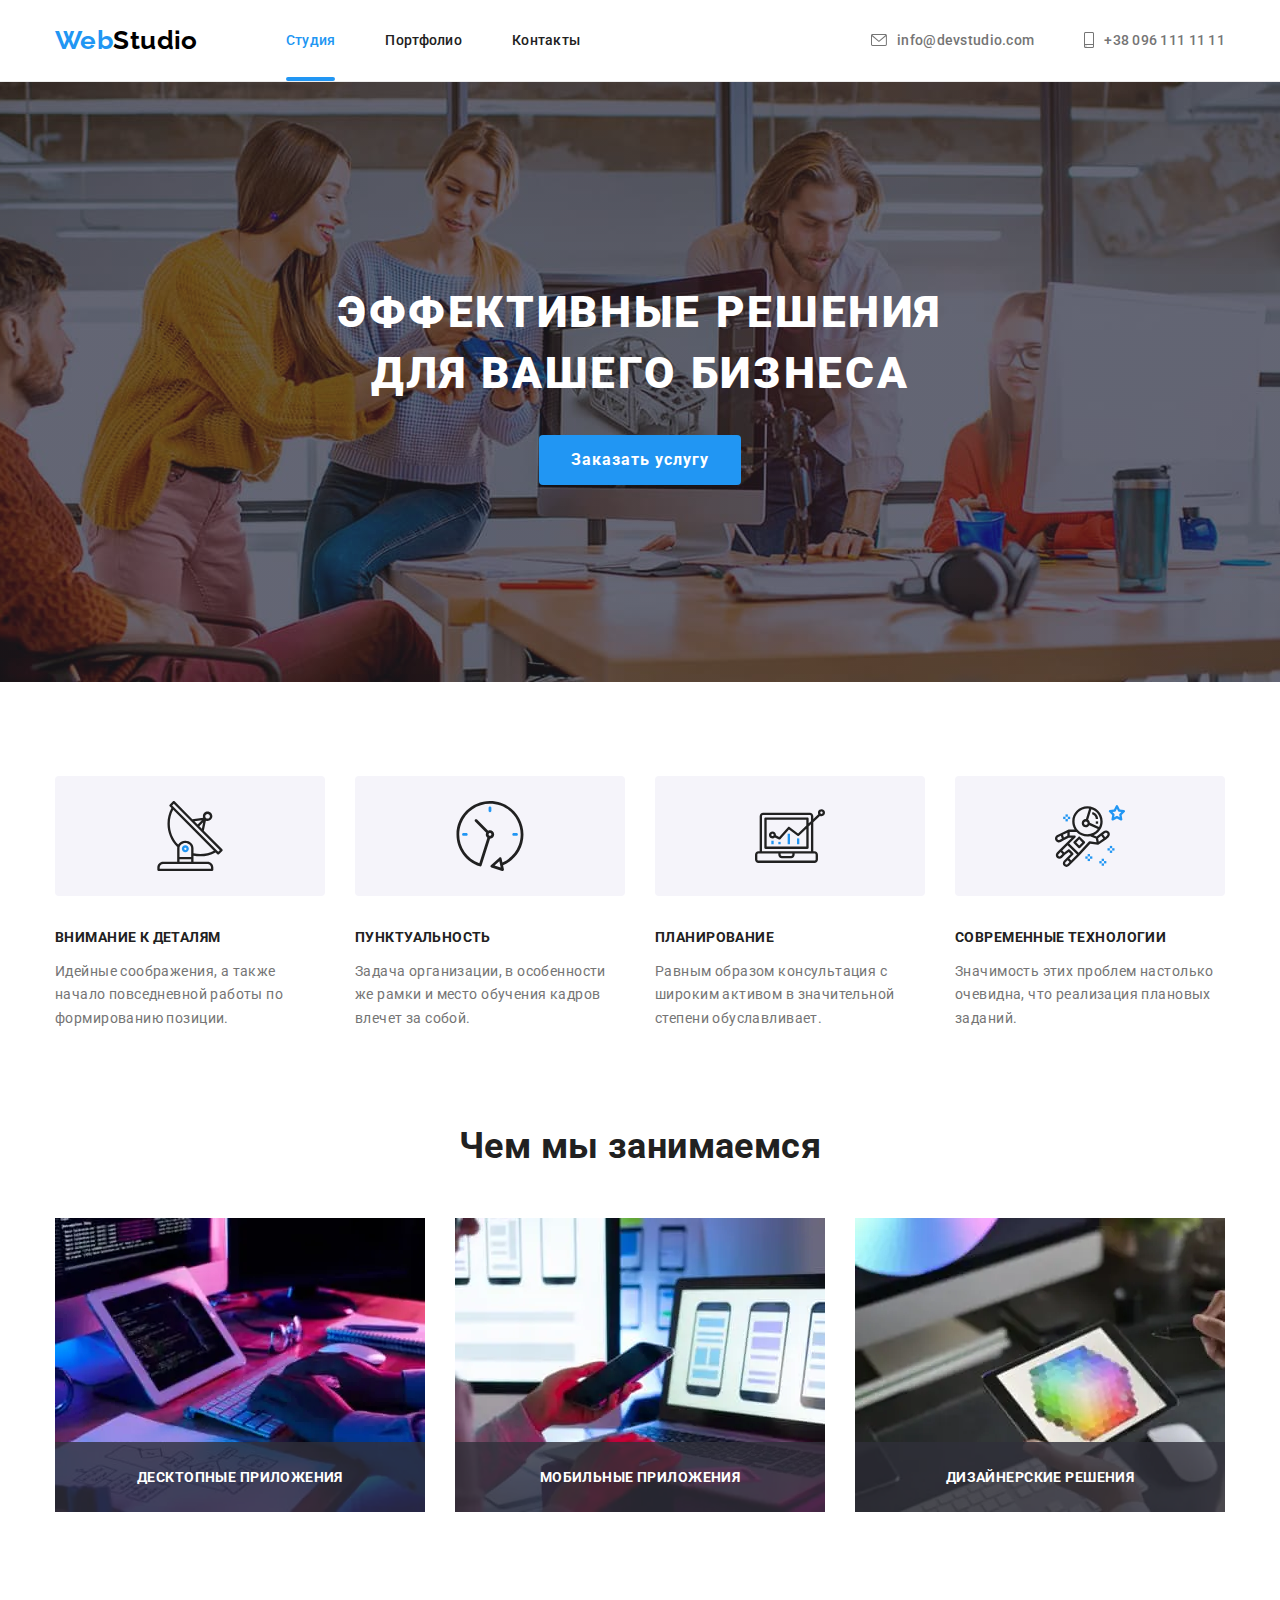
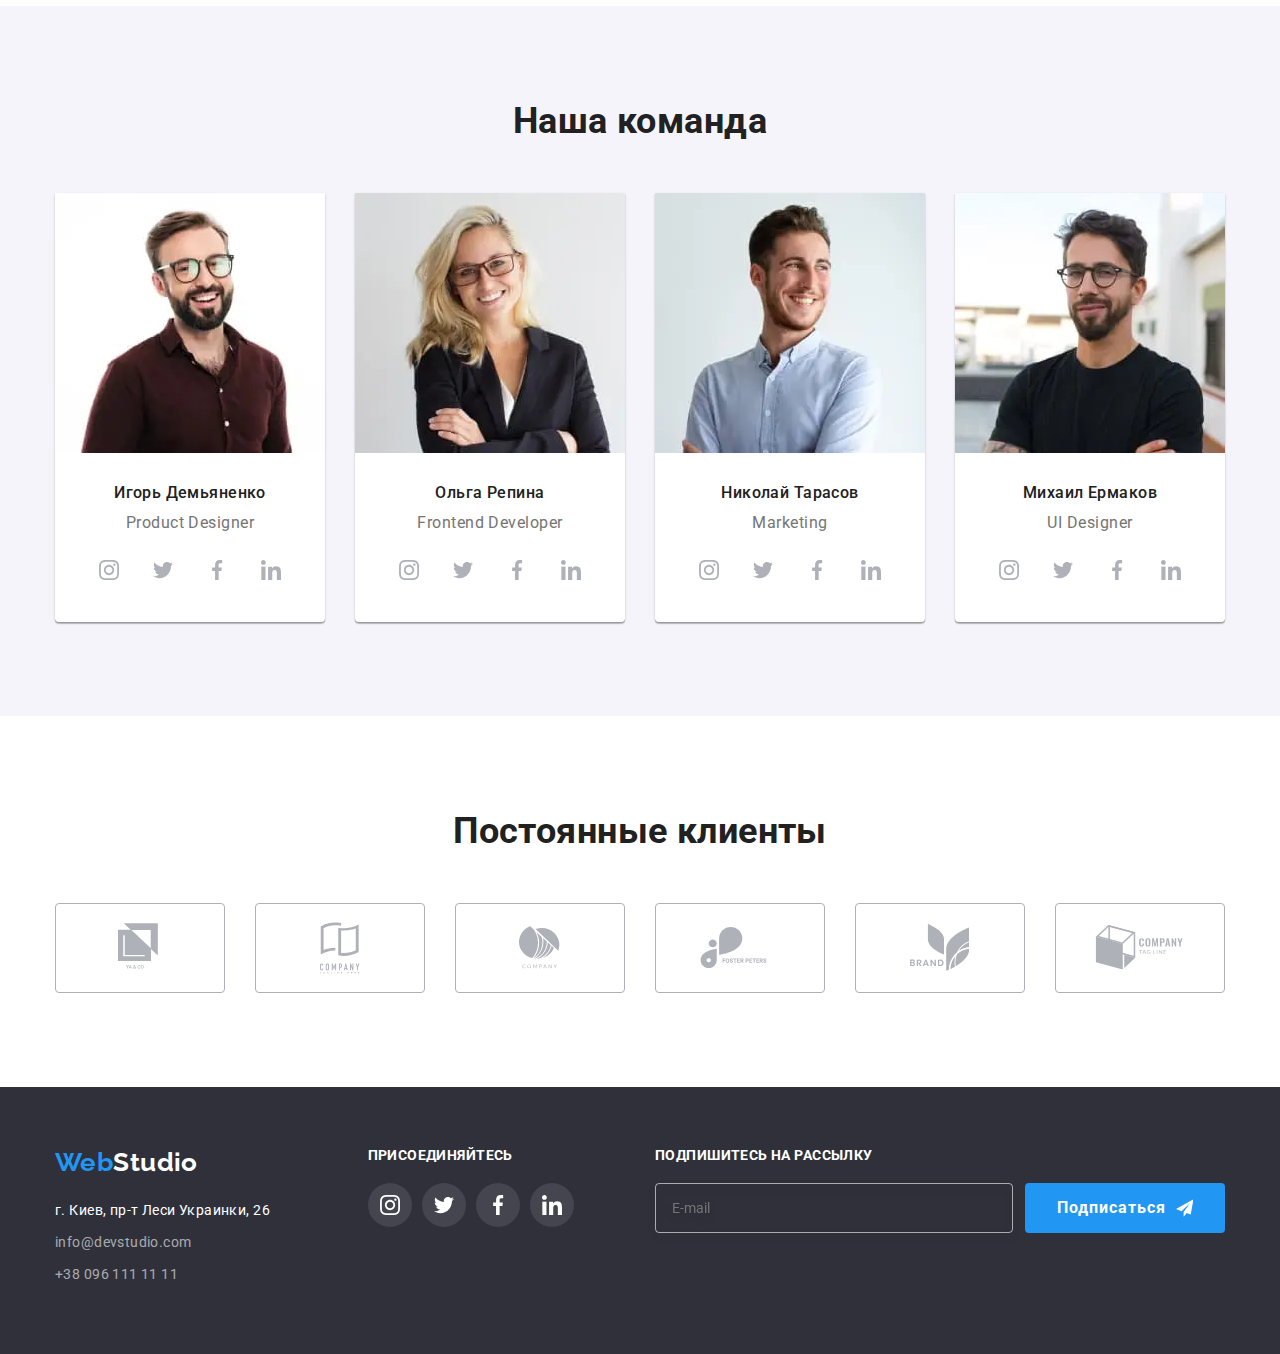
<file: index.html>
<!DOCTYPE html>
<html lang="ru">
  <head>
    <meta charset="UTF-8" />
    <meta name="viewport" content="width=device-width, initial-scale=1.0" />
    <title>Веб Студия</title>
    <link
      rel="stylesheet"
      href="https://cdnjs.cloudflare.com/ajax/libs/modern-normalize/1.0.0/modern-normalize.min.css"
    />
    <link rel="preconnect" href="https://fonts.gstatic.com" />
    <link
      href="https://fonts.googleapis.com/css2?family=Raleway:wght@700&family=Roboto:wght@400;500;700;900&display=swap"
      rel="stylesheet"
    />
    <link rel="stylesheet" href="./css/main.min.css" />
  </head>

  <body>
    <header class="page-header">
      <div class="container">
        <!-- WebStudio text -->
        <a href="./index.html" class="logo link" lang="en"
          >Web<span class="header-studio">Studio</span></a
        >
        <!-- menu mobile -->
        <button
          class="toggler-button"
          data-menu-button
          aria-label="Переключение мобильного меню"
          data-menu-open
        >
          <svg class="nav-icon">
            <use
              class="button-burger"
              href="./images/sprite.svg#menu-icon"
            ></use>
          </svg>
        </button>

        <div class="nav-block" data-menu>
          <button
            class="toggler-button"
            data-menu-button
            aria-label="Переключение мобильного меню"
            data-menu-close
          >
            <svg class="nav-icon">
              <use
                class="cross-button"
                href="./images/sprite.svg#cross-icon"
              ></use>
            </svg>
          </button>
          <!-- navigation list -->
          <nav class="site-nav">
            <ul class="list nav-list">
              <li class="nav-list-item">
                <a href="#" class="current-link link">Студия</a>
              </li>

              <li class="nav-list-item">
                <a href="./portfolio.html" class="nav-link link">Портфолио</a>
              </li>

              <li class="nav-list-item">
                <a href="#" class="nav-link link">Контакты</a>
              </li>
            </ul>
          </nav>
          <!-- contacts -->
          <ul class="list list-contacts">
            <li>
              <a
                href="mailto:info@devstudio.com"
                class="contacts-link link"
                target="_blank"
                lang="en"
              >
                <svg class="contacts-logo" width="16" height="12">
                  <use href="./images/sprite.svg#icon-envelope"></use>
                </svg>
                info@devstudio.com
              </a>
            </li>

            <li>
              <a href="tel:+380961111111" class="contacts-link link">
                <svg class="contacts-logo" width="10" height="16">
                  <use href="./images/sprite.svg#icon-smartphone"></use>
                </svg>
                +38 096 111 11 11
              </a>
            </li>
          </ul>

          <ul class="socials">
            <li><a href="#">Instagram</a></li>
            <li><a href="#">Twitter</a></li>
            <li><a href="#">Facebook</a></li>
            <li><a href="#">Linkedin</a></li>
          </ul>
        </div>
      </div>
    </header>

    <!-- hero -->
    <main>
      <section class="hero">
        <div class="container">
          <div class="hero-content">
            <!-- title -->
            <div class="hero-text">
              <h1 class="main-title">Эффективные решения для вашего бизнеса</h1>
            </div>
            <!-- order service -->
            <button type="button" class="hero-button button" data-modal-open>
              Заказать услугу
            </button>
          </div>
        </div>
      </section>

      <!-- task of the organization -->
      <section class="section-features">
        <div class="container">
          <h2 class="hidden-title">Наши особенности</h2>
          <ul class="list features-list">
            <li class="features-item">
              <div class="features-icons">
                <svg width="70" height="70">
                  <use href="./images/sprite.svg#icon-antenna"></use>
                </svg>
              </div>
              <h3 class="features-title">Внимание к деталям</h3>
              <p class="features-text">
                Идейные соображения, а также начало повседневной работы по
                формированию позиции.
              </p>
            </li>

            <li class="features-item clock">
              <div class="features-icons">
                <svg width="70" height="70">
                  <use href="./images/sprite.svg#icon-clock"></use>
                </svg>
              </div>
              <h3 class="features-title">Пунктуальность</h3>
              <p class="features-text">
                Задача организации, в особенности же рамки и место обучения
                кадров влечет за собой.
              </p>
            </li>

            <li class="features-item diagram">
              <div class="features-icons">
                <svg width="70" height="70">
                  <use href="./images/sprite.svg#icon-diagram"></use>
                </svg>
              </div>
              <h3 class="features-title">Планирование</h3>
              <p class="features-text">
                Равным образом консультация с широким активом в значительной
                степени обуславливает.
              </p>
            </li>

            <li class="features-item astronaut">
              <div class="features-icons">
                <svg width="70" height="70">
                  <use href="./images/sprite.svg#icon-astronaut"></use>
                </svg>
              </div>
              <h3 class="features-title">Современные технологии</h3>
              <p class="features-text">
                Значимость этих проблем настолько очевидна, что реализация
                плановых заданий.
              </p>
            </li>
          </ul>
        </div>
      </section>

      <!-- about us -->
      <section class="about-us">
        <div class="container">
          <h2 class="section-title">Чем мы занимаемся</h2>
          <!-- about us images-->
          <ul class="list about-us-list">
            <li>
              <div class="what-we-doing">
                <picture>
                  <source
                    srcset="
                      ./images/about/about-img-1.webp    1x,
                      ./images/about/about-img-1@2x.webp 2x
                    "
                    media="(min-width: 1200px)"
                    type="image/webp"
                  />
                  <source
                    srcset="
                      ./images/about/about-img-1.jpg    1x,
                      ./images/about/about-img-1@2x.jpg 2x
                    "
                    media="(min-width: 1200px)"
                  />
                  <img
                    class="about-image"
                    src="./images/about/about-img-1.jpg"
                    alt="Человек печатает на клавиатуре"
                  />
                </picture>
                <div class="overflow-container">
                  <p class="overflow-text">десктопные приложения</p>
                </div>
              </div>
            </li>
            <li>
              <div class="what-we-doing">
                <picture>
                  <source
                    srcset="
                      ./images/about/about-img-2.webp    1x,
                      ./images/about/about-img-2@2x.webp 2x
                    "
                    media="(min-width: 1200px)"
                    type="image/webp"
                  />
                  <source
                    srcset="
                      ./images/about/about-img-2.jpg    1x,
                      ./images/about/about-img-2@2x.jpg 2x
                    "
                    media="(min-width: 1200px)"
                  />
                  <img
                    class="about-image"
                    src="./images/about/about-img-2.jpg"
                    alt="Человек держит мобильный телефон"
                  />
                </picture>
                <div class="overflow-container">
                  <p class="overflow-text">мобильные приложения</p>
                </div>
              </div>
            </li>
            <li>
              <div class="what-we-doing">
                <picture>
                  <source
                    srcset="
                      ./images/about/about-img-3.webp    1x,
                      ./images/about/about-img-3@2x.webp 2x
                    "
                    media="(min-width: 1200px)"
                    type="image/webp"
                  />
                  <source
                    srcset="
                      ./images/about/about-img-3.jpg    1x,
                      ./images/about/about-img-3@2x.jpg 2x
                    "
                    media="(min-width: 1200px)"
                  />
                  <img
                    class="about-image"
                    src="./images/about/about-img-3.jpg"
                    alt="Человек рисует на планшете"
                  />
                </picture>
                <div class="overflow-container">
                  <p class="overflow-text">дизайнерские решения</p>
                </div>
              </div>
            </li>
          </ul>
        </div>
      </section>

      <!-- our team -->
      <section class="our-team">
        <div class="container">
          <h2 class="section-title">Наша команда</h2>
          <!-- our team photos -->
          <ul class="list team-list">
            <li class="team-item">
              <picture>
                <source
                  srcset="
                    ./images/our-team/team-card-1.webp    1x,
                    ./images/our-team/team-card-1@2x.webp 2x
                  "
                  media="(min-width: 1200px)"
                  type="image/webp"
                />
                <source
                  srcset="
                    ./images/our-team/team-card-1.jpg    1x,
                    ./images/our-team/team-card-1@2x.jpg 2x
                  "
                  media="(min-width: 1200px)"
                />

                <source
                  srcset="
                    ./images/our-team/team-tablet-1.webp    1x,
                    ./images/our-team/team-tablet-1@2x.webp 2x
                  "
                  media="(min-width: 768px)"
                  type="image/webp"
                />
                <source
                  srcset="
                    ./images/our-team/team-tablet-1.jpg    1x,
                    ./images/our-team/team-tablet-1@2x.jpg 2x
                  "
                  media="(min-width: 768px)"
                />

                <source
                  srcset="
                    ./images/our-team/team-mobile-1.webp    1x,
                    ./images/our-team/team-mobile-1@2x.webp 2x
                  "
                  media="(min-width: 320px)"
                  type="image/webp"
                />
                <source
                  srcset="
                    ./images/our-team/team-mobile-1.jpg    1x,
                    ./images/our-team/team-mobile-1@2x.jpg 2x
                  "
                  media="(min-width: 320px)"
                />
                <img
                  class="team-img"
                  src="./images/our-team/team-card-1.jpg"
                  alt="Игорь Демьяненко"
                />
              </picture>

              <div class="team-card">
                <h3 class="team-name">Игорь Демьяненко</h3>
                <p class="team-position" lang="en">Product Designer</p>
                <ul class="social-list list">
                  <li class="social-item">
                    <a href="#" class="social-link">
                      <svg
                        class="social-icon"
                        width="20"
                        height="20"
                        aria-label="социальная сеть instagram"
                      >
                        <use href="./images/sprite.svg#icon-instagram"></use>
                      </svg>
                    </a>
                  </li>
                  <li class="social-item">
                    <a href="#" class="social-link">
                      <svg
                        class="social-icon"
                        width="20"
                        height="20"
                        aria-label="социальная сеть twitter"
                      >
                        <use href="./images/sprite.svg#icon-twitter"></use>
                      </svg>
                    </a>
                  </li>
                  <li class="social-item">
                    <a href="#" class="social-link">
                      <svg
                        class="social-icon"
                        width="20"
                        height="20"
                        aria-label="социальная сеть facebook"
                      >
                        <use href="./images/sprite.svg#icon-facebook"></use>
                      </svg>
                    </a>
                  </li>
                  <li class="social-item">
                    <a href="#" class="social-link">
                      <svg
                        class="social-icon"
                        width="20"
                        height="20"
                        aria-label="социальная сеть linkedin"
                      >
                        <use href="./images/sprite.svg#icon-linkedin"></use>
                      </svg>
                    </a>
                  </li>
                </ul>
              </div>
            </li>

            <li class="team-item">
              <picture>
                <source
                  srcset="
                    ./images/our-team/team-card-2.webp    1x,
                    ./images/our-team/team-card-2@2x.webp 2x
                  "
                  media="(min-width: 1200px)"
                  type="image/webp"
                />
                <source
                  srcset="
                    ./images/our-team/team-card-2.jpg    1x,
                    ./images/our-team/team-card-2@2x.jpg 2x
                  "
                  media="(min-width: 1200px)"
                />

                <source
                  srcset="
                    ./images/our-team/team-tablet-2.webp    1x,
                    ./images/our-team/team-tablet-2@2x.webp 2x
                  "
                  media="(min-width: 768px)"
                  type="image/webp"
                />
                <source
                  srcset="
                    ./images/our-team/team-tablet-2.jpg    1x,
                    ./images/our-team/team-tablet-2@2x.jpg 2x
                  "
                  media="(min-width: 768px)"
                />

                <source
                  srcset="
                    ./images/our-team/team-mobile-2.webp    1x,
                    ./images/our-team/team-mobile-2@2x.webp 2x
                  "
                  media="(min-width: 320px)"
                  type="image/webp"
                />
                <source
                  srcset="
                    ./images/our-team/team-mobile-2.jpg    1x,
                    ./images/our-team/team-mobile-2@2x.jpg 2x
                  "
                  media="(min-width: 320px)"
                />
                <img
                  class="team-img"
                  src="./images/our-team/team-card-2.jpg"
                  alt="Ольга Репина"
                />
              </picture>

              <div class="team-card">
                <h3 class="team-name">Ольга Репина</h3>
                <p class="team-position" lang="en">Frontend Developer</p>
                <ul class="social-list list">
                  <li class="social-item">
                    <a href="#" class="social-link">
                      <svg
                        class="social-icon"
                        width="20"
                        height="20"
                        aria-label="социальная сеть instagram"
                      >
                        <use href="./images/sprite.svg#icon-instagram"></use>
                      </svg>
                    </a>
                  </li>
                  <li class="social-item">
                    <a href="#" class="social-link">
                      <svg
                        class="social-icon"
                        width="20"
                        height="20"
                        aria-label="социальная сеть twitter"
                      >
                        <use href="./images/sprite.svg#icon-twitter"></use>
                      </svg>
                    </a>
                  </li>
                  <li class="social-item">
                    <a href="#" class="social-link">
                      <svg
                        class="social-icon"
                        width="20"
                        height="20"
                        aria-label="социальная сеть facebook"
                      >
                        <use href="./images/sprite.svg#icon-facebook"></use>
                      </svg>
                    </a>
                  </li>
                  <li class="social-item">
                    <a href="#" class="social-link">
                      <svg
                        class="social-icon"
                        width="20"
                        height="20"
                        aria-label="социальная сеть linkedin"
                      >
                        <use href="./images/sprite.svg#icon-linkedin"></use>
                      </svg>
                    </a>
                  </li>
                </ul>
              </div>
            </li>

            <li class="team-item">
              <picture>
                <source
                  srcset="
                    ./images/our-team/team-card-3.webp    1x,
                    ./images/our-team/team-card-3@2x.webp 2x
                  "
                  media="(min-width: 1200px)"
                  type="image/webp"
                />
                <source
                  srcset="
                    ./images/our-team/team-card-3.jpg    1x,
                    ./images/our-team/team-card-3@2x.jpg 2x
                  "
                  media="(min-width: 1200px)"
                />

                <source
                  srcset="
                    ./images/our-team/team-tablet-3.webp    1x,
                    ./images/our-team/team-tablet-3@2x.webp 2x
                  "
                  media="(min-width: 768px)"
                  type="image/webp"
                />
                <source
                  srcset="
                    ./images/our-team/team-tablet-3.jpg    1x,
                    ./images/our-team/team-tablet-3@2x.jpg 2x
                  "
                  media="(min-width: 768px)"
                />

                <source
                  srcset="
                    ./images/our-team/team-mobile-3.webp    1x,
                    ./images/our-team/team-mobile-3@2x.webp 2x
                  "
                  media="(min-width: 320px)"
                  type="image/webp"
                />
                <source
                  srcset="
                    ./images/our-team/team-mobile-3.jpg    1x,
                    ./images/our-team/team-mobile-3@2x.jpg 2x
                  "
                  media="(min-width: 320px)"
                />
                <img
                  class="team-img"
                  src="./images/our-team/team-card-3.jpg"
                  alt="Николай Тарасов"
                />
              </picture>
              <div class="team-card">
                <h3 class="team-name">Николай Тарасов</h3>
                <p class="team-position" lang="en">Marketing</p>
                <ul class="social-list list">
                  <li class="social-item">
                    <a href="#" class="social-link">
                      <svg
                        class="social-icon"
                        width="20"
                        height="20"
                        aria-label="социальная сеть instagram"
                      >
                        <use href="./images/sprite.svg#icon-instagram"></use>
                      </svg>
                    </a>
                  </li>
                  <li class="social-item">
                    <a href="#" class="social-link">
                      <svg
                        class="social-icon"
                        width="20"
                        height="20"
                        aria-label="социальная сеть twitter"
                      >
                        <use href="./images/sprite.svg#icon-twitter"></use>
                      </svg>
                    </a>
                  </li>
                  <li class="social-item">
                    <a href="#" class="social-link">
                      <svg
                        class="social-icon"
                        width="20"
                        height="20"
                        aria-label="социальная сеть facebook"
                      >
                        <use href="./images/sprite.svg#icon-facebook"></use>
                      </svg>
                    </a>
                  </li>
                  <li class="social-item">
                    <a href="#" class="social-link">
                      <svg
                        class="social-icon"
                        width="20"
                        height="20"
                        aria-label="социальная сеть linkedin"
                      >
                        <use href="./images/sprite.svg#icon-linkedin"></use>
                      </svg>
                    </a>
                  </li>
                </ul>
              </div>
            </li>

            <li class="team-item">
              <picture>
                <source
                  srcset="
                    ./images/our-team/team-card-4.webp    1x,
                    ./images/our-team/team-card-4@2x.webp 2x
                  "
                  media="(min-width: 1200px)"
                  type="image/webp"
                />
                <source
                  srcset="
                    ./images/our-team/team-card-4.jpg    1x,
                    ./images/our-team/team-card-4@2x.jpg 2x
                  "
                  media="(min-width: 1200px)"
                />

                <source
                  srcset="
                    ./images/our-team/team-tablet-4.webp    1x,
                    ./images/our-team/team-tablet-4@2x.webp 2x
                  "
                  media="(min-width: 768px)"
                  type="image/webp"
                />
                <source
                  srcset="
                    ./images/our-team/team-tablet-4.jpg    1x,
                    ./images/our-team/team-tablet-4@2x.jpg 2x
                  "
                  media="(min-width: 768px)"
                />

                <source
                  srcset="
                    ./images/our-team/team-mobile-4.webp    1x,
                    ./images/our-team/team-mobile-4@2x.webp 2x
                  "
                  media="(min-width: 320px)"
                  type="image/webp"
                />
                <source
                  srcset="
                    ./images/our-team/team-mobile-4.jpg    1x,
                    ./images/our-team/team-mobile-4@2x.jpg 2x
                  "
                  media="(min-width: 320px)"
                />
                <img
                  class="team-img"
                  src="./images/our-team/team-card-4.jpg"
                  alt="Михаил Ермаков"
                />
              </picture>
              <div class="team-card">
                <h3 class="team-name">Михаил Ермаков</h3>
                <p class="team-position" lang="en">UI Designer</p>
                <ul class="social-list list">
                  <li class="social-item">
                    <a href="#" class="social-link">
                      <svg
                        class="social-icon"
                        width="20"
                        height="20"
                        aria-label="социальная сеть instagram"
                      >
                        <use href="./images/sprite.svg#icon-instagram"></use>
                      </svg>
                    </a>
                  </li>
                  <li class="social-item">
                    <a href="#" class="social-link">
                      <svg
                        class="social-icon"
                        width="20"
                        height="20"
                        aria-label="социальная сеть twitter"
                      >
                        <use href="./images/sprite.svg#icon-twitter"></use>
                      </svg>
                    </a>
                  </li>
                  <li class="social-item">
                    <a href="#" class="social-link">
                      <svg
                        class="social-icon"
                        width="20"
                        height="20"
                        aria-label="социальная сеть facebook"
                      >
                        <use href="./images/sprite.svg#icon-facebook"></use>
                      </svg>
                    </a>
                  </li>
                  <li class="social-item">
                    <a href="#" class="social-link">
                      <svg
                        class="social-icon"
                        width="20"
                        height="20"
                        aria-label="социальная сеть linkedin"
                      >
                        <use href="./images/sprite.svg#icon-linkedin"></use>
                      </svg>
                    </a>
                  </li>
                </ul>
              </div>
            </li>
          </ul>
        </div>
      </section>

      <!-- our regular customers -->
      <section class="clients-section">
        <div class="container">
          <h2 class="section-title">Постоянные клиенты</h2>
          <ul class="clients-list list">
            <li class="clients-list-item">
              <div class="clients-icon-box">
                <a href="#" class="clients-link">
                  <svg class="clients-icon" width="44" height="49">
                    <use href="./images/sprite.svg#icon-logo-1"></use>
                  </svg>
                </a>
              </div>
            </li>

            <li class="clients-list-item">
              <div class="clients-icon-box">
                <a href="#" class="clients-link">
                  <svg class="clients-icon" width="40" height="52">
                    <use href="./images/sprite.svg#icon-logo-2"></use>
                  </svg>
                </a>
              </div>
            </li>

            <li class="clients-list-item">
              <div class="clients-icon-box">
                <a href="#" class="clients-link">
                  <svg class="clients-icon" width="41" height="43">
                    <use href="./images/sprite.svg#icon-logo-3"></use>
                  </svg>
                </a>
              </div>
            </li>

            <li class="clients-list-item">
              <div class="clients-icon-box">
                <a href="#" class="clients-link">
                  <svg class="clients-icon" width="80" height="42">
                    <use href="./images/sprite.svg#icon-logo-4"></use>
                  </svg>
                </a>
              </div>
            </li>

            <li class="clients-list-item">
              <div class="clients-icon-box">
                <a href="#" class="clients-link">
                  <svg class="clients-icon" width="59" height="47">
                    <use href="./images/sprite.svg#icon-logo-5"></use>
                  </svg>
                </a>
              </div>
            </li>

            <li class="clients-list-item">
              <div class="clients-icon-box">
                <a href="#" class="clients-link">
                  <svg class="clients-icon" width="89" height="45">
                    <use href="./images/sprite.svg#icon-logo-6"></use>
                  </svg>
                </a>
              </div>
            </li>
          </ul>
        </div>
      </section>
    </main>
    <!-- footer -->
    <footer class="footer">
      <div class="container">
        <div class="address-container">
          <a href="./index.html" class="logo link" lang="en"
            >Web<span class="footer-studio">Studio</span></a
          >
          <address class="footer-address">
            <p class="footer-main-address">г. Киев, пр-т Леси Украинки, 26</p>
            <ul class="list footer-address-list">
              <li class="list-item">
                <a
                  href="mailto:info@example.com"
                  class="footer-contacts-link link"
                  >info@devstudio.com</a
                >
              </li>

              <li>
                <a href="tel:+380991111111" class="footer-contacts-link link"
                  >+38 096 111 11 11</a
                >
              </li>
            </ul>
          </address>
        </div>
        <div class="footer-icon-container">
          <p class="join-text">Присоединяйтесь</p>
          <ul class="social-list list">
            <li class="social-item">
              <a href="#" class="social-link">
                <svg class="social-icon" width="20" height="20">
                  <use href="./images/sprite.svg#icon-instagram"></use>
                </svg>
              </a>
            </li>
            <li class="social-item">
              <a href="#" class="social-link">
                <svg class="social-icon" width="20" height="20">
                  <use href="./images/sprite.svg#icon-twitter"></use>
                </svg>
              </a>
            </li>
            <li class="social-item">
              <a href="#" class="social-link">
                <svg class="social-icon" width="20" height="20">
                  <use href="./images/sprite.svg#icon-facebook"></use>
                </svg>
              </a>
            </li>
            <li class="social-item">
              <a href="#" class="social-link">
                <svg class="social-icon" width="20" height="20">
                  <use href="./images/sprite.svg#icon-linkedin"></use>
                </svg>
              </a>
            </li>
          </ul>
        </div>

        <!-- Subscribe to our newsletter -->
        <div class="subscribe-form">
          <p class="subscribe-text">подпишитесь на рассылку</p>
          <form class="footer-form">
            <input
              type="email"
              class="subscribe-email"
              value=""
              placeholder="E-mail"
            />
            <button type="submit" class="hero-button subscribe-btn">
              Подписаться
              <svg class="telegram-icon" width="24" height="24">
                <use href="./images/sprite.svg#icon-telegram"></use>
              </svg>
            </button>
          </form>
        </div>
      </div>
    </footer>
    <!-- form container -->
    <div class="backdrop is-hidden" data-modal>
      <div class="modal">
        <button type="button" class="modal-close-btn" data-modal-close>
          <svg class="closing-icon" width="11" height="11">
            <use href="./images/sprite.svg#icon-closing"></use>
          </svg>
        </button>
        <!-- questionnaire form -->
        <b class="modal-title">Оставьте свои данные, мы вам перезвоним</b>
        <form action="#" class="modal-form">
          <label class="form-label" for="user-name">Имя</label>

          <div class="input-container">
            <svg class="form-icon" width="18" height="18">
              <use href="./images/sprite.svg#icon-person"></use>
            </svg>
            <input class="input" type="text" id="user-name" name="name-input" />
          </div>

          <label class="form-label" for="tel-input">Телефон</label>

          <div class="input-container">
            <svg class="form-icon" width="18" height="18">
              <use href="./images/sprite.svg#icon-phone"></use>
            </svg>
            <input class="input" type="tel" id="tel-input" name="tel-input" />
          </div>

          <label class="form-label" for="email-input">Почта</label>

          <div class="input-container">
            <svg class="form-icon" width="18" height="18">
              <use href="./images/sprite.svg#icon-email"></use>
            </svg>
            <input
              class="input"
              type="email"
              id="email-input"
              name="email-input"
            />
          </div>

          <label class="form-label" for="comment">Комментарий</label>
          <textarea
            class="textarea"
            id="comment"
            name="comment"
            rows="6"
            placeholder="Введите текст"
          ></textarea>

          <div
            class="accept-box"
            role="group"
            aria-labelledby="accept-checkbox"
          >
            <input
              type="checkbox"
              class="checkbox"
              name="accept-checkbox"
              id="accept-checkbox"
            />
            <label for="accept-checkbox" class="label"
              >Соглашаюсь с рассылкой и принимаю&nbsp;
              <a href="#" class="accept-link">Условия договора</a>
            </label>
          </div>
          <button class="hero-button sub-btn" type="submit">Отправить</button>
        </form>
      </div>
    </div>

    <script src="./js/modal.js"></script>
    <script src="./js/mobile-menu.js"></script>
  </body>
</html>
</file>
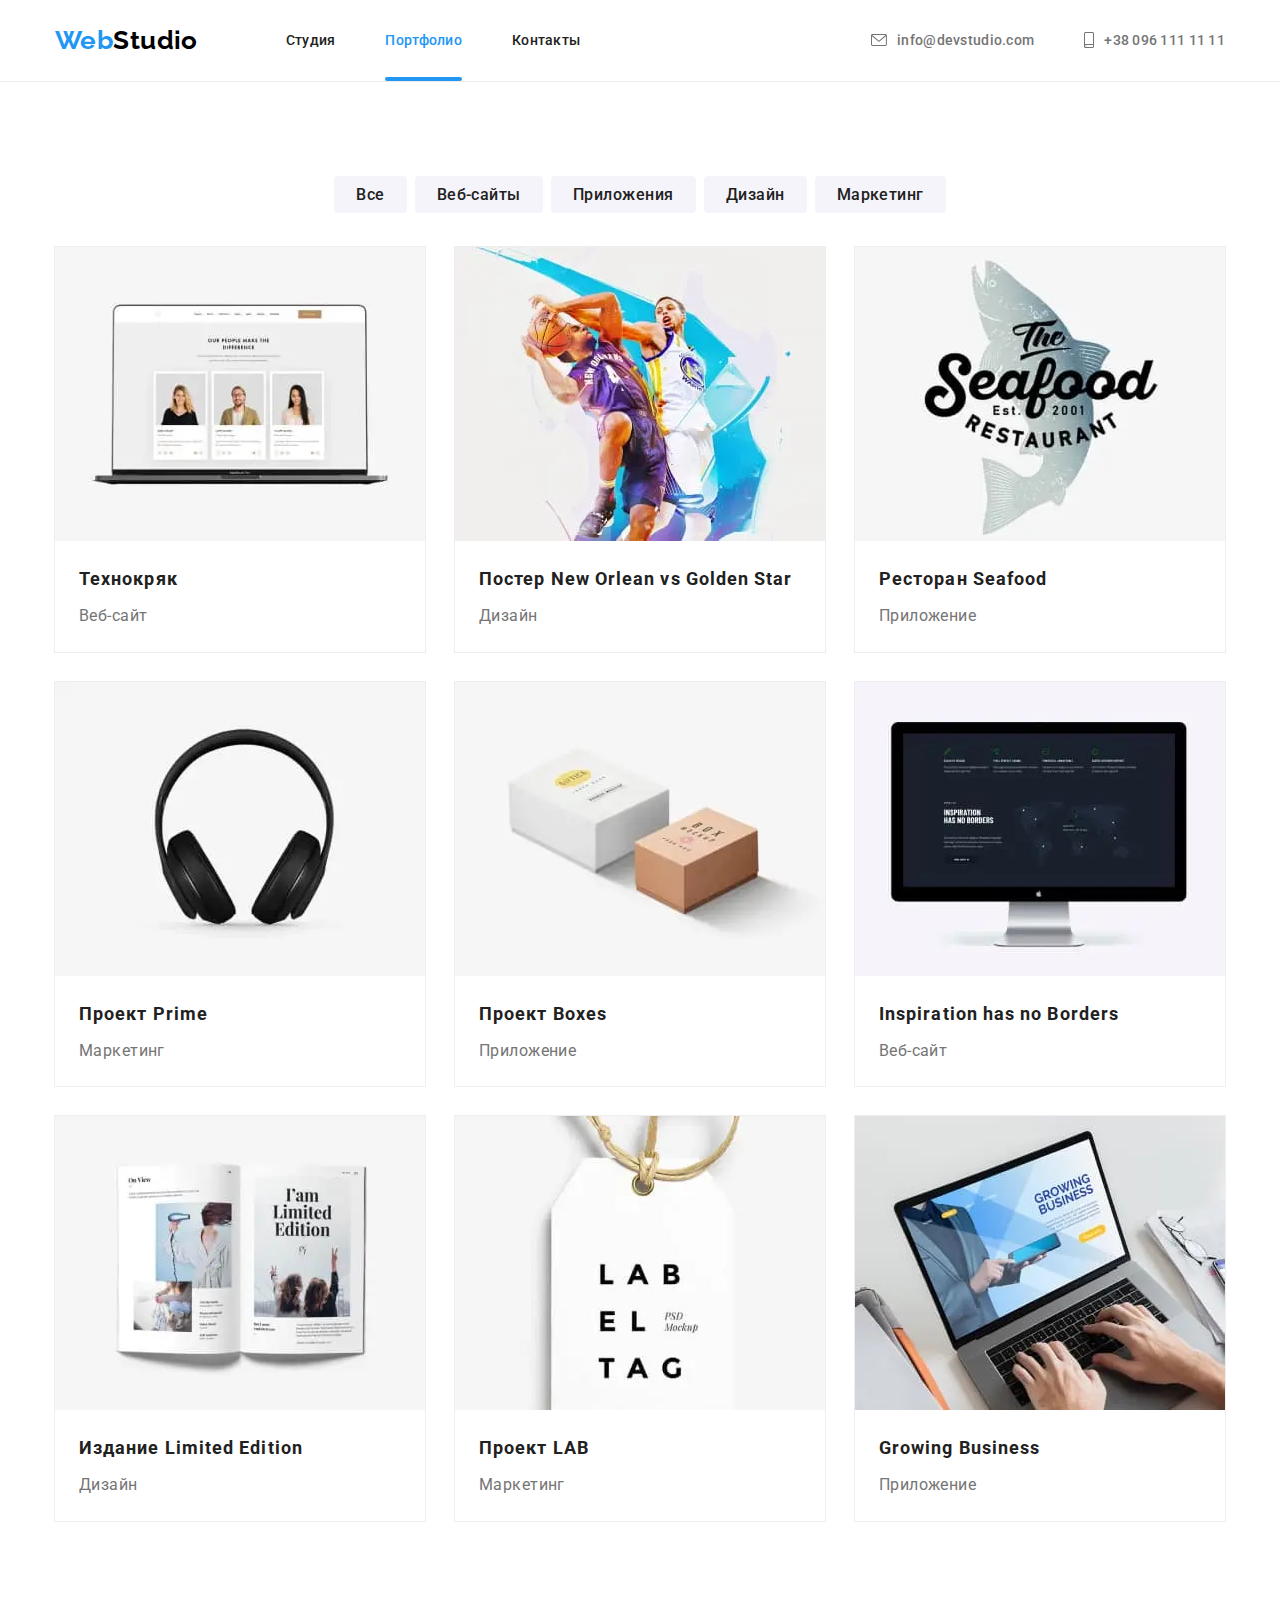
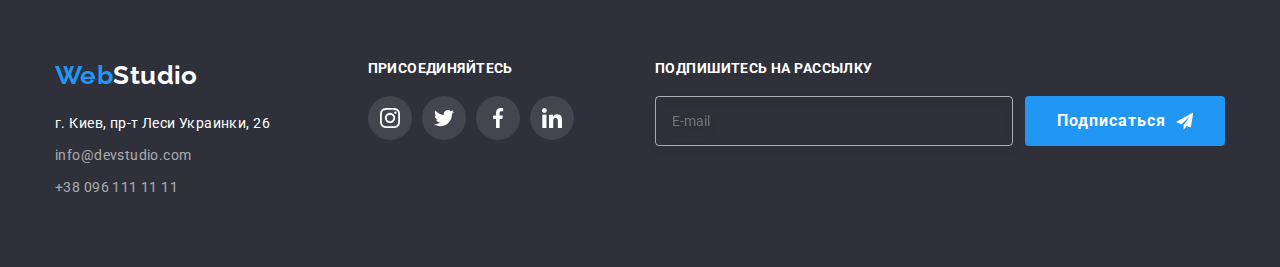
<file: portfolio.html>
<!DOCTYPE html>
<html lang="ru">
  <head>
    <meta charset="UTF-8" />
    <meta name="viewport" content="width=device-width, initial-scale=1.0" />
    <title>Портфолио Веб Студии</title>
    <link
      rel="stylesheet"
      href="https://cdnjs.cloudflare.com/ajax/libs/modern-normalize/1.0.0/modern-normalize.min.css"
    />
    <link rel="preconnect" href="https://fonts.gstatic.com" />
    <link
      href="https://fonts.googleapis.com/css2?family=Raleway:wght@700&family=Roboto:wght@400;500;700;900&display=swap"
      rel="stylesheet"
    />
    <link rel="stylesheet" href="./css/main.min.css" />
  </head>
  <body>
    <!-- header -->
    <header class="page-header">
      <div class="container">
        <!-- WebStudio text -->
        <a href="./index.html" class="logo link" lang="en"
          >Web<span class="header-studio">Studio</span></a
        >

        <button
          class="toggler-button"
          data-menu-button
          aria-label="Переключатель мобильного меню"
          data-menu-open
        >
          <svg class="nav-icon">
            <use
              class="button-burger"
              href="./images/sprite.svg#menu-icon"
            ></use>
            <!-- <use class="button-cross" href="./images/sprite.svg#cross-icon"></use> -->
          </svg>
        </button>

        <div class="nav-block" data-menu>
          <button
            class="toggler-button"
            data-menu-button
            aria-label="Переключатель мобильного меню"
            data-menu-close
          >
            <svg class="nav-icon">
              <use
                class="cross-button"
                href="./images/sprite.svg#cross-icon"
              ></use>
              <!-- <use class="button-cross" href="./images/sprite.svg#cross-icon"></use> -->
            </svg>
          </button>
          <nav class="site-nav">
            <!-- menu -->
            <!-- navigation list -->
            <ul class="list nav-list">
              <li class="nav-list-item">
                <a href="./index.html" class="nav-link link">Студия</a>
              </li>

              <li class="nav-list-item">
                <a href="#" class="current-link link">Портфолио</a>
              </li>

              <li class="nav-list-item">
                <a href="#" class="nav-link link">Контакты</a>
              </li>
            </ul>
          </nav>
          <ul class="list list-contacts">
            <li>
              <a
                href="mailto:info@devstudio.com"
                class="contacts-link link"
                target="_blank"
                lang="en"
              >
                <svg class="contacts-logo" width="16" height="12">
                  <use href="./images/sprite.svg#icon-envelope"></use>
                </svg>
                info@devstudio.com
              </a>
            </li>

            <li>
              <a href="tel:+380961111111" class="contacts-link link">
                <svg class="contacts-logo" width="10" height="16">
                  <use href="./images/sprite.svg#icon-smartphone"></use>
                </svg>
                +38 096 111 11 11
              </a>
            </li>
          </ul>

          <ul class="socials">
            <li><a href="#">Instagram</a></li>
            <li><a href="#">Twitter</a></li>
            <li><a href="#">Facebook</a></li>
            <li><a href="#">Linkedin</a></li>
          </ul>
        </div>

        <!-- contacts -->
      </div>
    </header>

    <!-- hero-->
    <main>
      <section class="work">
        <div class="container portfolio">
          <!-- hidden title -->
          <h1 class="hidden-title">Наше Портфолио</h1>
          <!-- site buttons -->
          <ul class="list work-buttons">
            <li class="portfolio-button">
              <button type="button" class="buttons-list button">Все</button>
            </li>
            <li class="portfolio-button">
              <button type="button" class="buttons-list button">
                Веб-сайты
              </button>
            </li>
            <li class="portfolio-button">
              <button type="button" class="buttons-list button">
                Приложения
              </button>
            </li>
            <li class="portfolio-button">
              <button type="button" class="buttons-list button">Дизайн</button>
            </li>
            <li class="portfolio-button">
              <button type="button" class="buttons-list button">
                Маркетинг
              </button>
            </li>
          </ul>
          <!-- work presentation-->
          <ul class="list work-list">
            <li class="work-item">
              <a href="" class="team-list-link-wrapper link">
                <div class="team-list-img-wrapper">
                  <picture>
                    <source
                      srcset="
                        ./images/our-portfolio/work-img-1.webp    1x,
                        ./images/our-portfolio/work-img-1@2x.webp 2x
                      "
                      media="(min-width: 1200px)"
                      type="image/webp"
                    />
                    <source
                      srcset="
                        ../images/our-portfolio/work-img-1.jpg   1x,
                        ./images/our-portfolio/work-img-1@2x.jpg 2x
                      "
                      media="(min-width: 1200px)"
                    />

                    <source
                      srcset="
                        ./images/our-portfolio/work-img-tablet-1.webp    1x,
                        ./images/our-portfolio/work-img-tablet-1@2x.webp 2x
                      "
                      media="(min-width: 768px)"
                      type="image/webp"
                    />
                    <source
                      srcset="
                        ../images/our-portfolio/work-img-tablet-1.jpg   1x,
                        ./images/our-portfolio/work-img-tablet-1@2x.jpg 2x
                      "
                      media="(min-width: 768px)"
                    />

                    <source
                      srcset="
                        ./images/our-portfolio/work-img-mobile-1.webp    1x,
                        ./images/our-portfolio/work-img-mobile-1@2x.webp 2x
                      "
                      media="(min-width: 320px)"
                      type="image/webp"
                    />
                    <source
                      srcset="
                        ../images/our-portfolio/work-img-mobile-1.jpg   1x,
                        ./images/our-portfolio/work-img-mobile-1@2x.jpg 2x
                      "
                      media="(min-width: 320px)"
                    />
                    <img
                      class="cards-img"
                      src="./images/our-portfolio/work-img-1.jpg"
                      alt="Веб сайт Технокряк"
                    />
                  </picture>
                  <p class="overlay">
                    Технокряк это современная площадка распространения
                    коронавируса. Компании используют эту платформу для
                    цифрового шпионажа и атак на защищённые сервера конкурентов.
                  </p>
                </div>
                <div class="work-name">
                  <h2 class="work-title">Технокряк</h2>
                  <p class="work-text">Веб-сайт</p>
                </div>
              </a>
            </li>
            <li class="work-item">
              <a href="" class="team-list-link-wrapper link">
                <div class="team-list-img-wrapper">
                  <picture>
                    <source
                      srcset="
                        ./images/our-portfolio/work-img-2.webp    1x,
                        ./images/our-portfolio/work-img-2@2x.webp 2x
                      "
                      media="(min-width: 1200px)"
                      type="image/webp"
                    />
                    <source
                      srcset="
                        ../images/our-portfolio/work-img-2.jpg   1x,
                        ./images/our-portfolio/work-img-2@2x.jpg 2x
                      "
                      media="(min-width: 1200px)"
                    />

                    <source
                      srcset="
                        ./images/our-portfolio/work-img-tablet-2.webp    1x,
                        ./images/our-portfolio/work-img-tablet-2@2x.webp 2x
                      "
                      media="(min-width: 768px)"
                      type="image/webp"
                    />
                    <source
                      srcset="
                        ../images/our-portfolio/work-img-tablet-2.jpg   1x,
                        ./images/our-portfolio/work-img-tablet-2@2x.jpg 2x
                      "
                      media="(min-width: 768px)"
                    />

                    <source
                      srcset="
                        ./images/our-portfolio/work-img-mobile-2.webp    1x,
                        ./images/our-portfolio/work-img-mobile-2@2x.webp 2x
                      "
                      media="(min-width: 320px)"
                      type="image/webp"
                    />
                    <source
                      srcset="
                        ../images/our-portfolio/work-img-mobile-2.jpg   1x,
                        ./images/our-portfolio/work-img-mobile-2@2x.jpg 2x
                      "
                      media="(min-width: 320px)"
                    />
                    <img
                      class="cards-img"
                      src="./images/our-portfolio/work-img-2.jpg"
                      alt="Дизайн постера New Orlean vs Golden Star"
                    />
                  </picture>
                  <p class="overlay">
                    Технокряк это современная площадка распространения
                    коронавируса. Компании используют эту платформу для
                    цифрового шпионажа и атак на защищённые сервера конкурентов.
                  </p>
                </div>
                <div class="work-name">
                  <h2 class="work-title">Постер New Orlean vs Golden Star</h2>
                  <p class="work-text">Дизайн</p>
                </div>
              </a>
            </li>
            <li class="work-item">
              <a href="" class="team-list-link-wrapper link">
                <div class="team-list-img-wrapper">
                  <picture>
                    <source
                      srcset="
                        ./images/our-portfolio/work-img-3.webp    1x,
                        ./images/our-portfolio/work-img-3@2x.webp 2x
                      "
                      media="(min-width: 1200px)"
                      type="image/webp"
                    />
                    <source
                      srcset="
                        ../images/our-portfolio/work-img-3.jpg   1x,
                        ./images/our-portfolio/work-img-3@2x.jpg 2x
                      "
                      media="(min-width: 1200px)"
                    />

                    <source
                      srcset="
                        ./images/our-portfolio/work-img-tablet-3.webpp   1x,
                        ./images/our-portfolio/work-img-tablet-3@2x.webp 2x
                      "
                      media="(min-width: 768px)"
                      type="image/webp"
                    />
                    <source
                      srcset="
                        ../images/our-portfolio/work-img-tablet-3.jpg   1x,
                        ./images/our-portfolio/work-img-tablet-3@2x.jpg 2x
                      "
                      media="(min-width: 768px)"
                    />

                    <source
                      srcset="
                        ./images/our-portfolio/work-img-mobile-3.webp    1x,
                        ./images/our-portfolio/work-img-mobile-3@2x.webp 2x
                      "
                      media="(min-width: 320px)"
                      type="image/webp"
                    />
                    <source
                      srcset="
                        ../images/our-portfolio/work-img-mobile-3.jpg   1x,
                        ./images/our-portfolio/work-img-mobile-3@2x.jpg 2x
                      "
                      media="(min-width: 320px)"
                    />
                    <img
                      class="cards-img"
                      src="./images/our-portfolio/work-img-3.jpg"
                      alt="Приложение ресторана Seafood"
                    />
                  </picture>
                  <p class="overlay">
                    Технокряк это современная площадка распространения
                    коронавируса. Компании используют эту платформу для
                    цифрового шпионажа и атак на защищённые сервера конкурентов.
                  </p>
                </div>
                <div class="work-name">
                  <h2 class="work-title">Ресторан Seafood</h2>
                  <p class="work-text">Приложение</p>
                </div>
              </a>
            </li>
            <li class="work-item">
              <a href="" class="team-list-link-wrapper link">
                <div class="team-list-img-wrapper">
                  <picture>
                    <source
                      srcset="
                        ./images/our-portfolio/work-img-4.webp    1x,
                        ./images/our-portfolio/work-img-4@2x.webp 2x
                      "
                      media="(min-width: 1200px)"
                      type="image/webp"
                    />
                    <source
                      srcset="
                        ../images/our-portfolio/work-img-4.jpg   1x,
                        ./images/our-portfolio/work-img-4@2x.jpg 2x
                      "
                      media="(min-width: 1200px)"
                    />

                    <source
                      srcset="
                        ./images/our-portfolio/work-img-tablet-4.webp    1x,
                        ./images/our-portfolio/work-img-tablet-4@2x.webp 2x
                      "
                      media="(min-width: 768px)"
                      type="image/webp"
                    />
                    <source
                      srcset="
                        ../images/our-portfolio/work-img-tablet-4.jpg   1x,
                        ./images/our-portfolio/work-img-tablet-4@2x.jpg 2x
                      "
                      media="(min-width: 768px)"
                    />

                    <source
                      srcset="
                        ./images/our-portfolio/work-img-mobile-4.webp    1x,
                        ./images/our-portfolio/work-img-mobile-4@2x.webp 2x
                      "
                      media="(min-width: 320px)"
                      type="image/webp"
                    />
                    <source
                      srcset="
                        ../images/our-portfolio/work-img-mobile-4.jpg   1x,
                        ./images/our-portfolio/work-img-mobile-4@2x.jpg 2x
                      "
                      media="(min-width: 320px)"
                    />
                    <img
                      class="cards-img"
                      src="./images/our-portfolio/work-img-4.jpg"
                      alt="Маркетинг проекта Prime"
                    />
                  </picture>
                  <p class="overlay">
                    Технокряк это современная площадка распространения
                    коронавируса. Компании используют эту платформу для
                    цифрового шпионажа и атак на защищённые сервера конкурентов.
                  </p>
                </div>
                <div class="work-name">
                  <h2 class="work-title">Проект Prime</h2>
                  <p class="work-text">Маркетинг</p>
                </div>
              </a>
            </li>
            <li class="work-item">
              <a href="" class="team-list-link-wrapper link">
                <div class="team-list-img-wrapper">
                  <picture>
                    <source
                      srcset="
                        ./images/our-portfolio/work-img-5.webp    1x,
                        ./images/our-portfolio/work-img-5@2x.webp 2x
                      "
                      media="(min-width: 1200px)"
                      type="image/webp"
                    />
                    <source
                      srcset="
                        ../images/our-portfolio/work-img-5.jpg   1x,
                        ./images/our-portfolio/work-img-5@2x.jpg 2x
                      "
                      media="(min-width: 1200px)"
                    />

                    <source
                      srcset="
                        ./images/our-portfolio/work-img-tablet-5.webp    1x,
                        ./images/our-portfolio/work-img-tablet-5@2x.webp 2x
                      "
                      media="(min-width: 768px)"
                      type="image/webp"
                    />
                    <source
                      srcset="
                        ../images/our-portfolio/work-img-tablet-5.jpg   1x,
                        ./images/our-portfolio/work-img-tablet-5@2x.jpg 2x
                      "
                      media="(min-width: 768px)"
                    />

                    <source
                      srcset="
                        ./images/our-portfolio/work-img-mobile-5.webp    1x,
                        ./images/our-portfolio/work-img-mobile-5@2x.webp 2x
                      "
                      media="(min-width: 320px)"
                      type="image/webp"
                    />
                    <source
                      srcset="
                        ../images/our-portfolio/work-img-mobile-5.jpg   1x,
                        ./images/our-portfolio/work-img-mobile-5@2x.jpg 2x
                      "
                      media="(min-width: 320px)"
                    />
                    <img
                      class="cards-img"
                      src="./images/our-portfolio/work-img-5.jpg"
                      alt="Приложение проекта Boxes"
                    />
                  </picture>
                  <p class="overlay">
                    Технокряк это современная площадка распространения
                    коронавируса. Компании используют эту платформу для
                    цифрового шпионажа и атак на защищённые сервера конкурентов.
                  </p>
                </div>
                <div class="work-name">
                  <h2 class="work-title">Проект Boxes</h2>
                  <p class="work-text">Приложение</p>
                </div>
              </a>
            </li>
            <li class="work-item">
              <a href="" class="team-list-link-wrapper link">
                <div class="team-list-img-wrapper">
                  <picture>
                    <source
                      srcset="
                        ./images/our-portfolio/work-img-6.webp    1x,
                        ./images/our-portfolio/work-img-6@2x.webp 2x
                      "
                      media="(min-width: 1200px)"
                      type="image/webp"
                    />
                    <source
                      srcset="
                        ../images/our-portfolio/work-img-6.jpg   1x,
                        ./images/our-portfolio/work-img-6@2x.jpg 2x
                      "
                      media="(min-width: 1200px)"
                    />

                    <source
                      srcset="
                        ./images/our-portfolio/work-img-tablet-6.webp    1x,
                        ./images/our-portfolio/work-img-tablet-6@2x.webp 2x
                      "
                      media="(min-width: 768px)"
                      type="image/webp"
                    />
                    <source
                      srcset="
                        ../images/our-portfolio/work-img-tablet-6.jpg   1x,
                        ./images/our-portfolio/work-img-tablet-6@2x.jpg 2x
                      "
                      media="(min-width: 768px)"
                    />

                    <source
                      srcset="
                        ./images/our-portfolio/work-img-mobile-6.webp    1x,
                        ./images/our-portfolio/work-img-mobile-6@2x.webp 2x
                      "
                      media="(min-width: 320px)"
                      type="image/webp"
                    />
                    <source
                      srcset="
                        ../images/our-portfolio/work-img-mobile-6.jpg   1x,
                        ./images/our-portfolio/work-img-mobile-6@2x.jpg 2x
                      "
                      media="(min-width: 320px)"
                    />
                    <img
                      class="cards-img"
                      src="./images/our-portfolio/work-img-6.jpg"
                      alt="Веб-сайт Inspiration has no Borders"
                    />
                  </picture>
                  <p class="overlay">
                    Технокряк это современная площадка распространения
                    коронавируса. Компании используют эту платформу для
                    цифрового шпионажа и атак на защищённые сервера конкурентов.
                  </p>
                </div>
                <div class="work-name">
                  <h2 class="work-title" lang="en">
                    Inspiration has no Borders
                  </h2>
                  <p class="work-text">Веб-сайт</p>
                </div>
              </a>
            </li>
            <li class="work-item">
              <a href="" class="team-list-link-wrapper link">
                <div class="team-list-img-wrapper">
                  <picture>
                    <source
                      srcset="
                        ./images/our-portfolio/work-img-7.webp    1x,
                        ./images/our-portfolio/work-img-7@2x.webp 2x
                      "
                      media="(min-width: 1200px)"
                      type="image/webp"
                    />
                    <source
                      srcset="
                        ../images/our-portfolio/work-img-7.jpg   1x,
                        ./images/our-portfolio/work-img-7@2x.jpg 2x
                      "
                      media="(min-width: 1200px)"
                    />

                    <source
                      srcset="
                        ./images/our-portfolio/work-img-tablet-7.webp    1x,
                        ./images/our-portfolio/work-img-tablet-7@2x.webp 2x
                      "
                      media="(min-width: 768px)"
                      type="image/webp"
                    />
                    <source
                      srcset="
                        ../images/our-portfolio/work-img-tablet-7.jpg   1x,
                        ./images/our-portfolio/work-img-tablet-7@2x.jpg 2x
                      "
                      media="(min-width: 768px)"
                    />

                    <source
                      srcset="
                        ./images/our-portfolio/work-img-mobile-7.webp    1x,
                        ./images/our-portfolio/work-img-mobile-7@2x.webp 2x
                      "
                      media="(min-width: 320px)"
                      type="image/webp"
                    />
                    <source
                      srcset="
                        ../images/our-portfolio/work-img-mobile-7.jpg   1x,
                        ./images/our-portfolio/work-img-mobile-7@2x.jpg 2x
                      "
                      media="(min-width: 320px)"
                    />
                    <img
                      class="cards-img"
                      src="./images/our-portfolio/work-img-7.jpg"
                      alt="Дизайн Издание Limited Edition"
                    />
                  </picture>
                  <p class="overlay">
                    Технокряк это современная площадка распространения
                    коронавируса. Компании используют эту платформу для
                    цифрового шпионажа и атак на защищённые сервера конкурентов.
                  </p>
                </div>
                <div class="work-name">
                  <h2 class="work-title">Издание Limited Edition</h2>
                  <p class="work-text">Дизайн</p>
                </div>
              </a>
            </li>
            <li class="work-item">
              <a href="" class="team-list-link-wrapper link">
                <div class="team-list-img-wrapper">
                  <picture>
                    <source
                      srcset="
                        ./images/our-portfolio/work-img-8.webp    1x,
                        ./images/our-portfolio/work-img-8@2x.webp 2x
                      "
                      media="(min-width: 1200px)"
                      type="image/webp"
                    />
                    <source
                      srcset="
                        ../images/our-portfolio/work-img-8.jpg   1x,
                        ./images/our-portfolio/work-img-8@2x.jpg 2x
                      "
                      media="(min-width: 1200px)"
                    />

                    <source
                      srcset="
                        ./images/our-portfolio/work-img-tablet-8.webp    1x,
                        ./images/our-portfolio/work-img-tablet-8@2x.webp 2x
                      "
                      media="(min-width: 768px)"
                      type="image/webp"
                    />
                    <source
                      srcset="
                        ../images/our-portfolio/work-img-tablet-8.jpg   1x,
                        ./images/our-portfolio/work-img-tablet-8@2x.jpg 2x
                      "
                      media="(min-width: 768px)"
                    />

                    <source
                      srcset="
                        ./images/our-portfolio/work-img-mobile-8.webp    1x,
                        ./images/our-portfolio/work-img-mobile-8@2x.webp 2x
                      "
                      media="(min-width: 320px)"
                      type="image/webp"
                    />
                    <source
                      srcset="
                        ../images/our-portfolio/work-img-mobile-8.jpg   1x,
                        ./images/our-portfolio/work-img-mobile-8@2x.jpg 2x
                      "
                      media="(min-width: 320px)"
                    />
                    <img
                      class="cards-img"
                      src="./images/our-portfolio/work-img-8.jpg"
                      alt="Маркетинг проекта LAB"
                    />
                  </picture>
                  <p class="overlay">
                    Технокряк это современная площадка распространения
                    коронавируса. Компании используют эту платформу для
                    цифрового шпионажа и атак на защищённые сервера конкурентов.
                  </p>
                </div>
                <div class="work-name">
                  <h2 class="work-title">Проект LAB</h2>
                  <p class="work-text">Маркетинг</p>
                </div>
              </a>
            </li>
            <li class="work-item">
              <a href="" class="team-list-link-wrapper link">
                <div class="team-list-img-wrapper">
                  <picture>
                    <source
                      srcset="
                        ./images/our-portfolio/work-img-9.webp    1x,
                        ./images/our-portfolio/work-img-9@2x.webp 2x
                      "
                      media="(min-width: 1200px)"
                      type="image/webp"
                    />
                    <source
                      srcset="
                        ../images/our-portfolio/work-img-9.jpg   1x,
                        ./images/our-portfolio/work-img-9@2x.jpg 2x
                      "
                      media="(min-width: 1200px)"
                    />

                    <source
                      srcset="
                        ./images/our-portfolio/work-img-tablet-9.webp    1x,
                        ./images/our-portfolio/work-img-tablet-9@2x.webp 2x
                      "
                      media="(min-width: 768px)"
                      type="image/webp"
                    />
                    <source
                      srcset="
                        ../images/our-portfolio/work-img-tablet-9.jpg   1x,
                        ./images/our-portfolio/work-img-tablet-9@2x.jpg 2x
                      "
                      media="(min-width: 768px)"
                    />

                    <source
                      srcset="
                        ./images/our-portfolio/work-img-mobile-9.webp    1x,
                        ./images/our-portfolio/work-img-mobile-9@2x.webp 2x
                      "
                      media="(min-width: 320px)"
                      type="image/webp"
                    />
                    <source
                      srcset="
                        ../images/our-portfolio/work-img-mobile-9.jpg   1x,
                        ./images/our-portfolio/work-img-mobile-9@2x.jpg 2x
                      "
                      media="(min-width: 320px)"
                    />
                    <img
                      class="cards-img"
                      src="./images/our-portfolio/work-img-9.jpg"
                      alt="Приложение Growing Business"
                    />
                  </picture>
                  <p class="overlay">
                    Технокряк это современная площадка распространения
                    коронавируса. Компании используют эту платформу для
                    цифрового шпионажа и атак на защищённые сервера конкурентов.
                  </p>
                </div>
                <div class="work-name">
                  <h2 class="work-title" lang="en">Growing Business</h2>
                  <p class="work-text">Приложение</p>
                </div>
              </a>
            </li>
          </ul>
        </div>
      </section>
    </main>

    <!-- footer -->
    <footer class="footer">
      <div class="container">
        <div class="address-container">
          <a href="./index.html" class="logo link" lang="en"
            >Web<span class="footer-studio">Studio</span></a
          >
          <address class="footer-address">
            <p class="footer-main-address">г. Киев, пр-т Леси Украинки, 26</p>
            <ul class="list footer-address-list">
              <li class="list-item">
                <a
                  href="mailto:info@example.com"
                  class="footer-contacts-link link"
                  >info@devstudio.com</a
                >
              </li>

              <li>
                <a href="tel:+380991111111" class="footer-contacts-link link"
                  >+38 096 111 11 11</a
                >
              </li>
            </ul>
          </address>
        </div>
        <div class="footer-icon-container">
          <p class="join-text">Присоединяйтесь</p>
          <ul class="social-list list">
            <li class="social-item">
              <a href="#" class="social-link">
                <svg class="social-icon" width="20" height="20">
                  <use href="./images/sprite.svg#icon-instagram"></use>
                </svg>
              </a>
            </li>
            <li class="social-item">
              <a href="#" class="social-link">
                <svg class="social-icon" width="20" height="20">
                  <use href="./images/sprite.svg#icon-twitter"></use>
                </svg>
              </a>
            </li>
            <li class="social-item">
              <a href="#" class="social-link">
                <svg class="social-icon" width="20" height="20">
                  <use href="./images/sprite.svg#icon-facebook"></use>
                </svg>
              </a>
            </li>
            <li class="social-item">
              <a href="#" class="social-link">
                <svg class="social-icon" width="20" height="20">
                  <use href="./images/sprite.svg#icon-linkedin"></use>
                </svg>
              </a>
            </li>
          </ul>
        </div>
        <!--- Subscribe to our newsletter --->
        <div class="subscribe-form">
          <p class="subscribe-text">подпишитесь на рассылку</p>
          <form class="footer-form">
            <input
              type="email"
              class="subscribe-email"
              value=""
              placeholder="E-mail"
            />
            <button type="submit" class="hero-button subscribe-btn">
              Подписаться
              <svg class="telegram-icon" width="24" height="24">
                <use href="./images/sprite.svg#icon-telegram"></use>
              </svg>
            </button>
          </form>
        </div>
      </div>
    </footer>
    <script src="./js/mobile-menu.js"></script>
  </body>
</html>
</file>
<file: css/main.min.css>
:root{--title-color: #212121;--text-color: #757575;--accent-color: #2196f3;--hero-title-color: #ffffff;--hero-bg-color: #2f303a;--footer-bg-color: #2f303a;--team-bg-color: #f5f4fa;--logo-black-color: #000000;--address-color: rgba(255, 255, 255, 0.6);--input-border-color: rgba(255, 255, 255, 0.6);--input-border-shadow-color: rgba(0, 0, 0, 0.15);--border-color: #ececec;--portfolio-border-color: #eeeeee;--hero-gradient: rgba(47, 48, 58, 0.4);--footer-icon-bg: rgba(255, 255, 255, 0.1);--social-icon: #afb1b8;--porfolio-card-effect: rgba(33, 150, 243, 0.9);--cubic-variable: 250ms cubic-bezier(0.4, 0, 0.2, 1)}.hidden-title{position:absolute;clip:rect(0 0 0 0);width:1px;height:1px;margin:-1px}.container{width:1200px;padding-left:15px;padding-right:15px;text-align:center;margin-right:auto;margin-left:auto}.list{list-style:none;margin:0;padding:0}a{display:block;text-decoration:none;color:var(--title-color)}img{display:block;max-width:100%;height:auto}p{margin:0}body{font-family:Roboto, sans-serif;font-size:14px;font-weight:400;line-height:1.2;letter-spacing:0.03em;background-color:var(--hero-title-color);color:var(--text-color)}a,button{cursor:pointer}.page-header .list a,.footer .address a,a.clients-link,a.social-link,.our-team a.social-link,.portfolio button,.work-list a{transition:color var(--cubic-variable),background-color var(--cubic-variable),box-shadow var(--cubic-variable)}.features-title,.section-title,.work-title{margin:0;padding:0;font-weight:700;color:var(--title-color)}.backdrop{position:fixed;top:0;left:0;width:100%;height:100%;background-color:rgba(0,0,0,0.2);transition:all var(--cubic-variable)}.modal{position:absolute;top:50%;left:50%;transform:translate(-50%, -50%);width:528px;height:581px;padding:40px;background-color:#ffffff;box-shadow:0px 1px 3px rgba(0,0,0,0.12),0px 1px 1px rgba(0,0,0,0.14),0px 2px 1px rgba(0,0,0,0.2);border-radius:4px}.modal-close-btn{position:absolute;top:8px;right:8px;width:30px;height:30px;background:transparent;border:1px solid rgba(0,0,0,0.1);border-radius:50%;fill:var(--title-color);cursor:pointer}.modal-close-btn:focus,.modal-close-btn:hover{fill:var(--accent-color)}@media screen and (max-width: 1199px){.modal{width:100%;max-width:450px;height:95%;max-height:609px;overflow:scroll}}@media screen and (min-width: 1200px){.modal{width:528px;height:581px}}.modal-form{display:flex;flex-direction:column;color:var(--text-color)}.modal-form .hero-button{transition:background-color var(--cubic-variable),filter var(--cubic-variable)}.modal-title{display:block;margin-bottom:12px;font-family:inherit;font-weight:700;font-size:20px;line-height:1.172;text-align:center;color:var(--title-color)}.is-hidden{opacity:0;visibility:hidden;pointer-events:none}.current-link::after{content:'';position:absolute;width:100%;bottom:0;left:0;border:2px solid var(--accent-color);background-color:var(--accent-color);border-radius:2px}.input{display:block;outline:none;width:100%;height:40px;border:1px solid rgba(33,33,33,0.2);border-radius:4px;padding:11px 42px;transition:border-color var(--cubic-variable)}.input-container{position:relative;width:100%;margin-bottom:10px}.form-label{display:block;width:100%;margin-bottom:4px;font-size:12px;font-weight:400;line-height:1.171;letter-spacing:0.01em;color:inherit}.form-icon{position:absolute;top:50%;left:12px;transform:translateY(-50%);fill:var(--title-color);transition:fill var(--cubic-variable)}.input-container:focus-within>.form-icon{fill:var(--accent-color)}.textarea{display:block;width:100%;height:120px;margin-bottom:20px;resize:none;padding:12px 16px;outline:none;border:1px solid rgba(33,33,33,0.2);border-radius:4px;transition:border-color var(--cubic-variable)}.textarea:placeholder-shown{color:#75757580}.input-container:focus-within>.input,.textarea:focus{border-color:var(--accent-color)}.sub-btn{align-self:center}.accept-link{text-decoration:underline;color:var(--accent-color)}.form-icon,.checkbox,.accept-box .label::before{position:absolute}.accept-box{position:relative;margin-bottom:30px;text-align:center;line-height:1.714;letter-spacing:0.03em}.accept-box .label{display:flex;padding-left:24px}.accept-box .label::before{content:'';top:50%;left:0;width:16px;height:15px;transform:translateY(-50%);background-image:url("../images/icon-box.svg");transition:background-image var(--cubic-variable);border-radius:var(--accent-color)}.accept-box .checkbox{display:inline}.checkbox{clip:rect(0 0 0 0);width:1px;height:1px;margin:-1px}.checkbox:focus+.label::before{outline:1px solid var(--accent-color)}.checkbox:checked+.label::before{background-image:url("../images/check.svg");background-color:var(--accent-color)}.social-list{display:flex}.our-team .social-list{color:var(--social-icon)}.social-item{width:44px;height:44px}.our-team .social-link{background-color:var(--hero-title-color);fill:currentColor;color:inherit}.social-link{display:flex;align-items:center;justify-content:center;border-radius:50%;width:100%;height:100%;fill:currentColor;color:inherit}.social-item:not(:last-child){margin-right:10px}a.social-link:hover,a.social-link:focus{background-color:var(--accent-color);color:var(--hero-title-color)}.clients-icon-box{display:flex;height:90px}.clients-list{list-style:none;display:flex;flex-wrap:wrap;text-align:center;margin:-15px}.clients-list-item{width:calc((100% - 4 * 15px) / 2);margin:15px}@media screen and (min-width: 768px){.clients-list-item{width:calc((100% - 6 * 15px) / 3)}}@media screen and (min-width: 1200px){.clients-list-item{width:calc((100% - 12 * 15px) / 6)}}.clients-section{padding-top:94px;padding-bottom:94px}.clients-list{display:flex;color:var(--social-icon)}.clients-link{display:flex;align-items:center;justify-content:center;color:inherit;width:100%;height:100%;border:1px solid var(--social-icon);border-radius:4px}.clients-icon{fill:currentColor}a.clients-link:hover,a.clients-link:focus{color:var(--accent-color);border-color:var(--accent-color)}.work-buttons{list-style:none;display:flex;margin-bottom:25px}@media screen and (max-width: 767px){.work-buttons{flex-wrap:wrap}}@media screen and (min-width: 768px){.work-buttons{margin-bottom:30px;align-items:center;justify-content:center}}@media screen and (min-width: 1200px){.work-buttons{margin-bottom:34px}}.portfolio-button:not(:last-child){margin-right:8px}@media screen and (max-width: 767px){.portfolio-button{margin-bottom:15px}}.work{padding-top:94px;padding-bottom:94px}.work-buttons{display:flex;margin-bottom:34px}.work-item{margin-right:30px;margin-bottom:30px;width:calc((100% - (2 * 30px)) / 3);outline:1px solid var(--portfolio-border-color)}.work-item .link:hover,.work-item .link:focus{box-shadow:0px 1px 1px rgba(0,0,0,0.12),0px 4px 4px rgba(0,0,0,0.06),1px 4px 6px rgba(0,0,0,0.16)}.work-item>.link,.work-item img{display:block}.work-item:nth-child(3n){margin-right:0}.work-item:nth-last-child(-n+3){margin-bottom:0}.work-title{font-size:18px;line-height:2;letter-spacing:0.06em;margin-bottom:4px}.work-text{font-size:16px;line-height:1.9;color:var(--text-color);margin-top:0;margin-bottom:0}.work-name{text-align:left;padding:20px 24px}.buttons-list{padding:6px 22px;font-weight:500;font-size:16px;line-height:1.6;letter-spacing:0.03em;color:var(--title-color);background-color:var(--team-bg-color)}.buttons-list:hover,.buttons-list:focus{box-shadow:0px 3px 1px rgba(0,0,0,0.1),0px 1px 2px rgba(0,0,0,0.08),0px 2px 2px rgba(0,0,0,0.12);color:var(--hero-title-color);background-color:var(--accent-color)}.work-list{list-style:none}@media screen and (min-width: 768px){.work-list{display:flex;flex-wrap:wrap;margin:-15px}}.work-item{outline:1px solid #eeeeee}@media screen and (max-width: 767px){.work-item:not(:last-child){margin-bottom:30px}}@media screen and (min-width: 768px){.work-item{width:calc((100% - 4 * 15px) / 2);margin:15px}.work-item:nth-child(3n){margin-right:15px}}@media screen and (min-width: 1200px){.work-item{width:calc((100% - 6 * 15px) / 3)}}.overlay{position:absolute;left:0;top:0;width:100%;height:100%;background-color:var(--porfolio-card-effect);color:#ffffff;padding:63px 24px;font-size:18px;font-weight:400;line-height:1.56;text-align:left;opacity:0;transform:translateY(100%);transition:var(--cubic-variable)}.team-list-link-wrapper:hover .overlay,.team-list-link-wrapper:focus .overlay{transform:translateY(0);opacity:1}.team-list-img-wrapper{position:relative;overflow:hidden}@media screen and (max-width: 1199px){.work{padding-top:60px;padding-bottom:60px}}@media screen and (max-width: 767px){.work-item{display:flex;width:100%}}.features-text{margin-top:0;margin-bottom:0;line-height:1.7}.features-text{margin-top:0;margin-bottom:0;line-height:1.7}.features-icons{display:flex;justify-content:center;align-items:center;background-color:var(--team-bg-color);border-radius:4px;margin-bottom:30px;height:120px}.features-title{color:var(--title-color);font-size:14px;line-height:1.7;margin-bottom:10px;text-transform:uppercase}.section-features{padding-top:94px;padding-bottom:94px}.section-features>.container{text-align:left}@media screen and (min-width: 768px){.features-list{display:flex;flex-wrap:wrap;margin:-15px}}@media screen and (min-width: 1200px){.features-list{flex-wrap:nowrap}}@media screen and (max-width: 767px){.features-item:not(:last-child){margin-bottom:30px}}@media screen and (min-width: 768px){.features-item{width:calc((100% - 4 * 15px) / 2);margin:15px}}@media screen and (min-width: 1200px){.features-item{width:calc((100% - 8 * 15px) / 4)}}.about-us{padding-bottom:94px}@media screen and (max-width: 1199px){.about-us{display:none}}.about-us{padding-bottom:94px}.section-title{font-size:36px;margin-bottom:50px}.about-us-list{display:flex}.about-us-list li:not(:last-child){margin-right:30px}.what-we-doing{position:relative;z-index:0}.overflow-container{position:absolute;bottom:0;left:0;width:100%;height:70px;display:flex;align-items:center;justify-content:center;padding-top:27px;padding-bottom:27px;background-color:rgba(47,48,58,0.8)}.overflow-text{font-weight:700;line-height:1.142em;text-align:center;text-transform:uppercase;color:#ffffff}.our-team{padding-top:94px;padding-bottom:94px;background-color:var(--team-bg-color)}.our-team>.container{margin-bottom:0}.team-list{list-style:none}@media screen and (min-width: 768px){.team-list{display:flex;flex-wrap:wrap;align-items:center;margin:-15px}}.team-item{box-shadow:0px 1px 3px rgba(0,0,0,0.12),0px 1px 1px rgba(0,0,0,0.14),0px 2px 1px rgba(0,0,0,0.2);border-radius:0px 0px 4px 4px;background:#ffffff;margin-bottom:30px}@media screen and (min-width: 768px){.team-item{width:calc((100% - 4 * 15px) / 2);margin:15px}}@media screen and (min-width: 1200px){.team-item{width:calc((100% - 8 * 15px) / 4)}}.team-photo{display:block}.team-card{display:flex;flex-direction:column;align-items:center;padding:30px 0 24px 0}@media screen and (min-width: 1200px){.team-card{padding:30px 0}}.team-name{margin-top:0;margin-bottom:10px;font-weight:500;color:var(--title-color)}.team-name,.team-position{font-size:16px}.team-position{font-weight:400;line-height:1.19;letter-spacing:0.03em;margin-bottom:16px}.team-list>li{background-color:var(--hero-title-color);box-shadow:0px 1px 3px rgba(0,0,0,0.12),0px 1px 1px rgba(0,0,0,0.14),0px 2px 1px rgba(0,0,0,0.2);border-radius:0px 0px 4px 4px}header{border-bottom:1px solid var(--border-color)}header>.container{display:flex;justify-content:space-between;align-items:center;text-align:left}.site-nav{font-weight:500;display:flex;align-items:center}.logo{font-family:Raleway;font-weight:700;font-size:26px;color:var(--accent-color)}.site-nav>.logo{margin-right:93px}.header-studio{color:var(--logo-black-color)}.nav-list{display:flex}.nav-list,.contacts-link{letter-spacing:0.02em}.nav-link{color:var(--title-color)}.current-link,.nav-link:hover,.nav-link:focus,.contacts:hover,.contacts:focus,.contacts-link:hover,.contacts-link:focus,.footer-contacts-link:hover,.footer-contacts-link:focus{color:var(--accent-color)}.site-nav .link{display:block;padding:24px 0px}.nav-list .link,.list-contacts .link{display:flex;padding-top:32px;padding-bottom:32px}.contacts-link{fill:currentColor;font-weight:500;color:inherit;align-items:center}.contacts-logo{margin-right:10px}.list-contacts{display:flex;justify-content:center}.nav-list-item{position:relative}.container{width:100%;padding:0 15px}.page-header .container{display:flex;justify-content:space-between;align-items:center}.toggler-button{background-color:transparent;border:0;padding:0}.toggler-button .nav-icon{width:40px;height:40px}.toggler-button:hover,.toggler-button:focus{fill:var(--accent-color)}.nav-block{display:flex;justify-content:space-between;width:100%}@media screen and (min-width: 480px){.container{width:480px;margin:0 auto}}@media screen and (max-width: 767px){.page-header{display:flex;height:60px}.container.page-header nav{display:none}nav ul.list{display:block}nav ul li.nav-list-item{margin-bottom:32px}.nav-list-item:last-child{margin-bottom:0}.nav-block{display:flex;flex-direction:column;padding:48px 40px;background-color:#fff;position:fixed;height:100vh;width:100%;top:0;right:0;overflow:scroll;transform:translateX(-100%);transition:transform 0.4s;transition-timing-function:cubic-bezier(0.55, 0.055, 0.675, 0.19);z-index:1}.nav-block.is-open{transform:translateX(0%);transition:transform 0.4s;transition-timing-function:cubic-bezier(0.55, 0.055, 0.675, 0.19)}.nav-block .toggler-button{position:absolute;top:3px;right:26px}.site-nav{margin-bottom:auto}.site-nav ul li a{font-size:40px;font-weight:500;line-height:1.172;letter-spacing:0.02em}.site-nav ul li a.link{padding:0}.current-link::after{border:0}.list-contacts{flex-direction:column-reverse}.list-contacts li a.link{color:#2196f3;font-size:34px;padding-top:0}.list-contacts li:first-child a{color:#757575;font-size:24px}.list-contacts li svg{display:none}.socials{display:flex;padding:0;flex-wrap:wrap}.socials li{font-weight:500;list-style-type:none;margin-right:10px}.socials li:last-child{margin-right:0}.socials li a{color:var(--accent-color)}.socials li:not(:last-child) a::after{content:'';margin-left:10px;height:22px;border-right:1px solid rgba(33,33,33,0.2)}}@media screen and (min-width: 768px){.container{width:768px;margin:0 auto}.toggler-button{display:none}.list-contacts{flex-direction:column;font-size:12px}.list-contacts a.link{padding:0px;margin-bottom:10px}.list-contacts li:last-child a{margin-bottom:0px}.nav-block .socials{display:none}.logo{margin-right:88px}.nav-list>li:not(:last-child){margin-right:50px}.list-contacts>li:not(:last-child){margin-right:0px}}@media screen and (min-width: 1200px){.container{width:1200px;margin:0 auto}.list-contacts a.link{margin:0}.list-contacts{flex-direction:row;align-items:center;font-size:14px}.nav-list>li:not(:last-child),.list-contacts>li:not(:last-child){margin-right:50px}}.footer{background-color:var(--footer-bg-color);padding-top:60px;padding-bottom:60px}.footer .address-container{margin-bottom:60px}.footer .address-container a{margin-bottom:20px;margin-right:0px}.footer .address-container .footer-address{font-family:Roboto;font-style:normal;font-weight:normal;font-size:14px;line-height:24px;text-align:center}.footer .address-container .footer-address .footer-main-address{color:var(--hero-title-color);margin-bottom:8px}.footer .address-container .footer-address .list.footer-address-list li a{color:var(--address-color);margin-bottom:8px}.footer .footer-icon-container{margin-bottom:60px}.footer .footer-icon-container .join-text{font-family:Roboto;font-style:normal;font-weight:bold;font-size:14px;line-height:16px;text-align:center;letter-spacing:0.03em;text-transform:uppercase;color:var(--hero-title-color);margin-bottom:20px}.footer .footer-icon-container .social-list.list{display:flex;justify-content:center}.footer .footer-icon-container .social-list.list .social-item .social-link{background-color:var(--footer-icon-bg)}.footer .footer-icon-container .social-list.list .social-item .social-link svg{fill:var(--hero-title-color)}.footer .subscribe-form .subscribe-text{font-family:Roboto;font-style:normal;font-weight:bold;font-size:14px;line-height:16px;text-align:center;letter-spacing:0.03em;text-transform:uppercase;color:var(--hero-title-color);margin-bottom:20px}.footer .subscribe-form .footer-form .subscribe-email{display:block;width:100%;height:50px;border:1px solid var(--input-border-color);box-sizing:border-box;filter:drop-shadow(0px 4px 4px var(--input-border-shadow-color));border-radius:4px;background:transparent;padding:15px 16px;margin-bottom:20px}.footer .subscribe-form .footer-form .subscribe-btn{display:flex;align-items:center;justify-content:center;margin-left:auto;margin-right:auto}.footer .subscribe-form .footer-form .subscribe-btn .telegram-icon{display:inline-block;width:24px;height:24px;margin-left:10px;fill:var(--hero-title-color)}.footer-studio{color:var(--hero-title-color)}@media screen and (min-width: 768px){.footer .container{display:flex;flex-wrap:wrap;justify-content:center}.footer .container .address-container{width:50%}.footer .container .footer-icon-container{width:50%}.footer .container .subscribe-form{width:450px}}@media screen and (min-width: 1200px){.footer{padding-bottom:0px}.footer .container{justify-content:space-between}.footer .container .address-container{width:231px}.footer .container .footer-icon-container{width:206px;margin-bottom:60px}.footer .container .subscribe-text,.footer .container .join-text,.footer .container .logo,.footer .container .footer-contacts-link,.footer .container .footer-main-address{text-align:left}.footer .container .subscribe-form{width:570px;margin-bottom:60px}.footer .container .subscribe-form .footer-form{display:flex}.footer .container .subscribe-form .footer-form .subscribe-email{margin-bottom:0;margin-right:12px}}.main-title{margin-top:0;margin-bottom:30px;padding:0;color:var(--hero-title-color);font-weight:900;font-size:26px;line-height:1.6;text-align:center;letter-spacing:0.06em;text-transform:uppercase}@media screen and (min-width: 1200px){.main-title{font-size:44px;line-height:1.4}}.hero-text{max-width:360px;margin-left:auto;margin-right:auto}@media screen and (min-width: 1200px){.hero-text{max-width:696px}}.button{font-family:inherit;font-size:16px;border:none;border-radius:4px;cursor:pointer}.hero{padding:118px 0;text-align:center;background-color:var(--hero-bg-color);margin:0 auto;height:400px;max-width:480px;background-image:linear-gradient(to right, var(--hero-gradient), var(--hero-gradient)),url("../images/main-img/main-image-mobile.jpg");background-repeat:no-repeat;background-position:center;background-size:cover}@media screen and (min-width: 1200px){.hero{padding:200px 0}}.hero-content{margin-left:auto;margin-right:auto;width:100%}.hero-button{padding:10px 32px;min-width:200px;border:0;border-radius:4px;font-size:16px;font-weight:700;line-height:1.9;letter-spacing:0.06em;background-color:var(--accent-color);color:var(--hero-title-color);transition-property:background-color;transition:background-color var(--cubic-variable)}.hero-button:hover,.hero-button:focus{background-color:#188ce8}@media screen and (min-device-pixel-ratio: 2) and (min-width: 320px), screen and (min-resolution: 192dpi) and (min-width: 320px), screen and (min-resolution: 2dppx) and (min-width: 320px){.hero{background-image:linear-gradient(to right, rgba(47,48,58,0.4), rgba(47,48,58,0.4)),url("../images/main-img/main-image-mobile@2x.jpg")}}@media screen and (min-width: 481px){.hero{max-width:1199px;height:400px;background-image:linear-gradient(to right, rgba(47,48,58,0.4), rgba(47,48,58,0.4)),url("../images/main-img/main-image-tablet.jpg")}}@media screen and (min-device-pixel-ratio: 2) and (min-width: 481px), screen and (min-resolution: 192dpi) and (min-width: 481px), screen and (min-resolution: 2dppx) and (min-width: 481px){.hero{background-image:linear-gradient(to right, rgba(47,48,58,0.4), rgba(47,48,58,0.4)),url("../images/main-img/main-image-tablet@2x.jpg")}}@media screen and (min-width: 1200px){.hero{max-width:1600px;height:600px;background-image:linear-gradient(to right, rgba(47,48,58,0.4), rgba(47,48,58,0.4)),url("../images/main-img/main-image.jpg")}}@media screen and (min-device-pixel-ratio: 2) and (min-width: 1200px), screen and (min-resolution: 192dpi) and (min-width: 1200px), screen and (min-resolution: 2dppx) and (min-width: 1200px){.hero{background-image:linear-gradient(to right, rgba(47,48,58,0.4), rgba(47,48,58,0.4)),url("../images/main-img/main-image@2x.jpg")}}
/*# sourceMappingURL=main.min.css.map */
</file>
